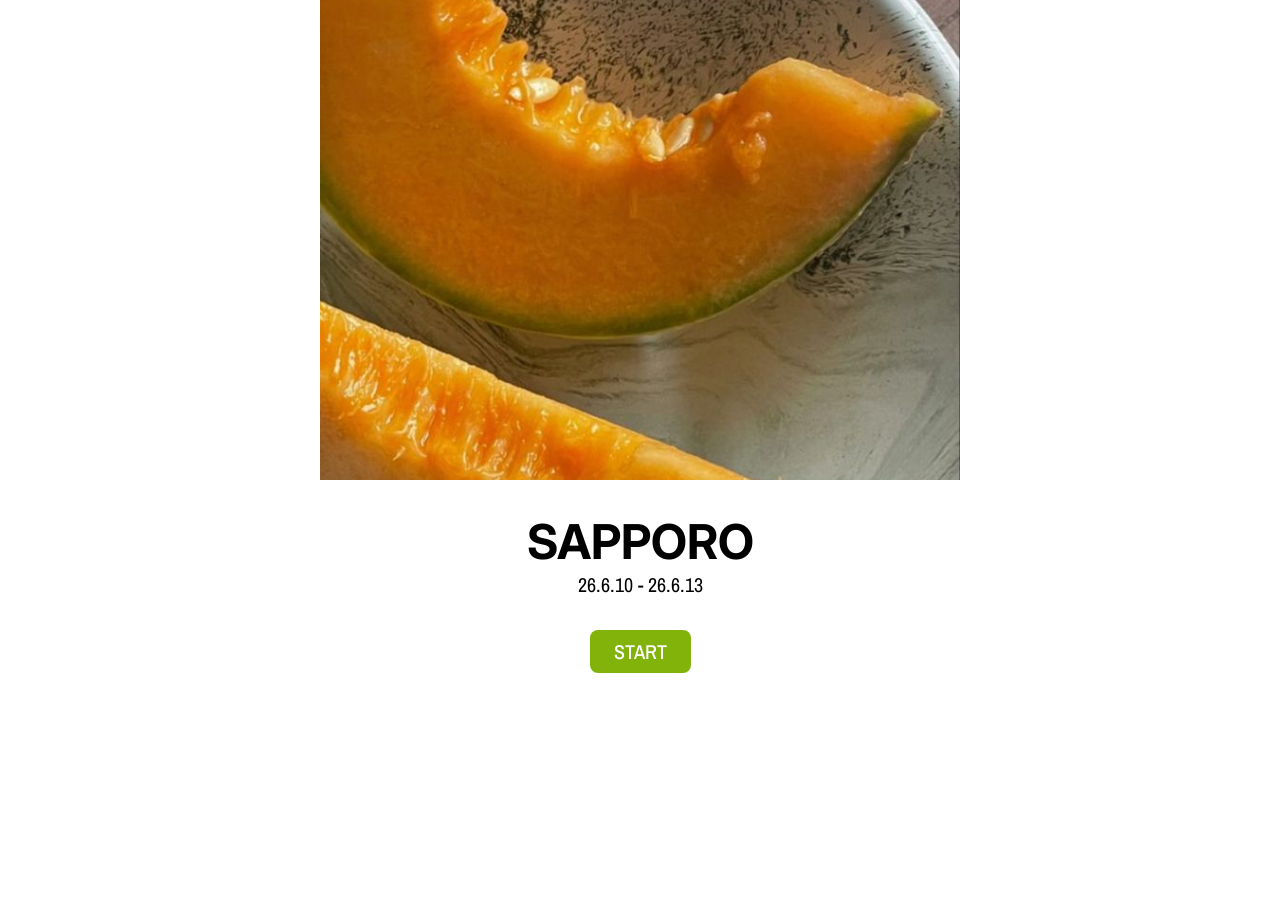
<file: index.html>
<!DOCTYPE html>
<html lang="ko">
<head>
  <meta charset="UTF-8">
  <meta name="viewport" content="width=device-width, initial-scale=1.0">
  <title>Sappro Travel ✈️</title>
  <link rel="stylesheet" href="./styles/reset.css">
  <link rel="stylesheet" href="./styles/style.css">
  <link rel="preconnect" href="https://fonts.googleapis.com">
  <link rel="preconnect" href="https://fonts.gstatic.com" crossorigin>
  <link href="https://fonts.googleapis.com/css2?family=Archivo+Narrow:ital,wght@0,400..700;1,400..700&family=Inter:ital,opsz,wght@0,14..32,100..900;1,14..32,100..900&display=swap" rel="stylesheet">
</head>
<body>
  <header>
    <div class="main_visual">
      <img src="./images/main.jpg" alt="유바리 메론">
    </div>
  </header>
  <main>
    <h1 class="title">Sapporo</h1>
    <p class="date">26.6.10 - 26.6.13</p>
    <a href="./home.html" class="btn">start</a>
  </main>
</body>
</html>
</file>
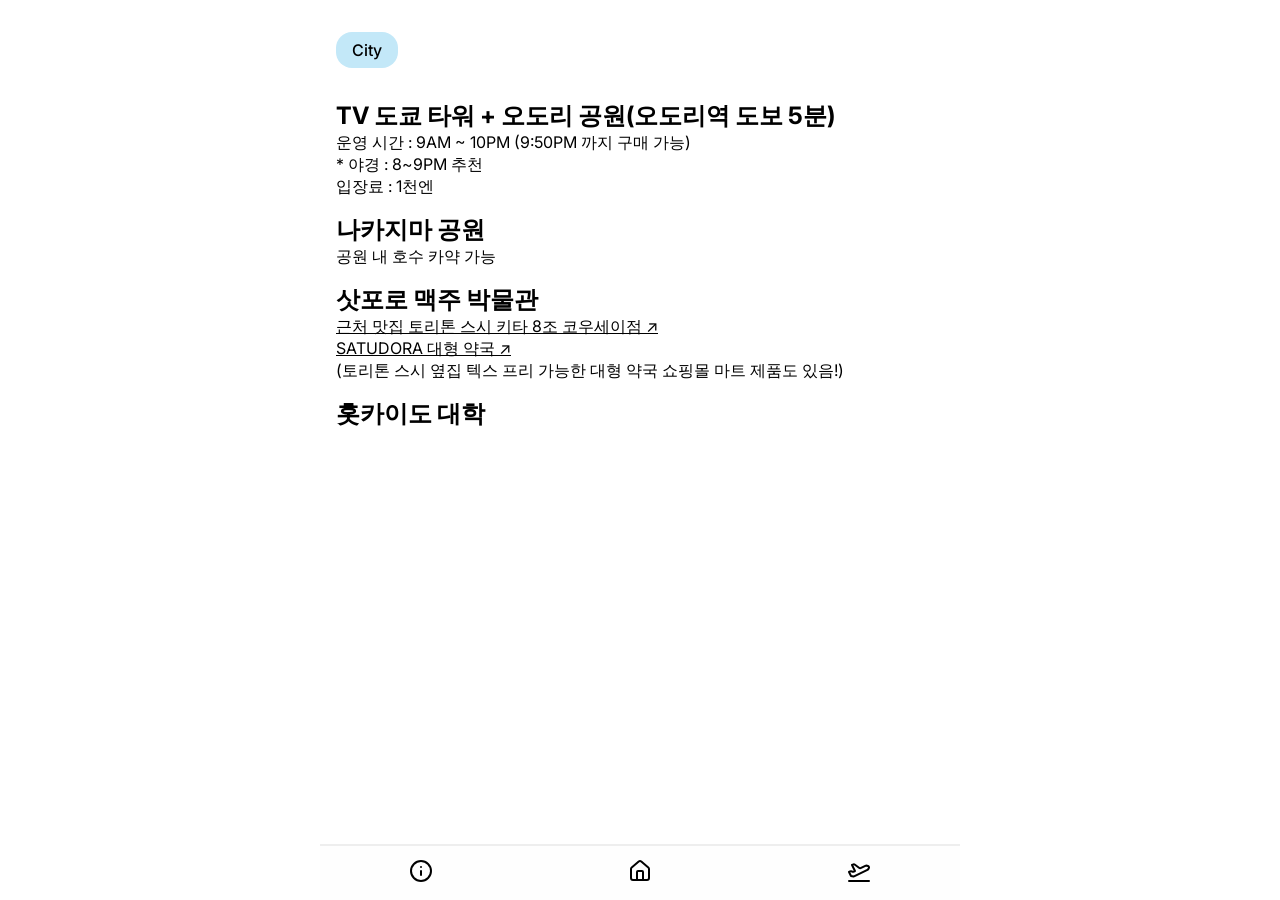
<file: city.html>
<!DOCTYPE html>
<html lang="ko">
<head>
  <meta charset="UTF-8">
  <meta name="viewport" content="width=device-width, initial-scale=1.0">
  <title>Sappro :: City</title>
  <link rel="stylesheet" href="./styles/reset.css">
  <link rel="stylesheet" href="./styles/travel.css">
  <link rel="preconnect" href="https://fonts.googleapis.com">
  <link rel="preconnect" href="https://fonts.gstatic.com" crossorigin>
  <link href="https://fonts.googleapis.com/css2?family=Archivo+Narrow:ital,wght@0,400..700;1,400..700&family=Inter:ital,opsz,wght@0,14..32,100..900;1,14..32,100..900&display=swap" rel="stylesheet">
</head>
<body>
  <nav id="nav">
    <a href="./information.html">
      <svg xmlns="http://www.w3.org/2000/svg" width="24" height="24" viewBox="0 0 24 24" fill="none" stroke="currentColor" stroke-width="2" stroke-linecap="round" stroke-linejoin="round" class="lucide lucide-info-icon lucide-info"><circle cx="12" cy="12" r="10"/><path d="M12 16v-4"/><path d="M12 8h.01"/></svg>
    </a>
    <a href="./home.html">
      <svg xmlns="http://www.w3.org/2000/svg" width="24" height="24" viewBox="0 0 24 24" fill="none" stroke="currentColor" stroke-width="2" stroke-linecap="round" stroke-linejoin="round" class="lucide lucide-house-icon lucide-house"><path d="M15 21v-8a1 1 0 0 0-1-1h-4a1 1 0 0 0-1 1v8"/><path d="M3 10a2 2 0 0 1 .709-1.528l7-6a2 2 0 0 1 2.582 0l7 6A2 2 0 0 1 21 10v9a2 2 0 0 1-2 2H5a2 2 0 0 1-2-2z"/></svg>
    </a>
    <a href="./flight.html">
      <svg xmlns="http://www.w3.org/2000/svg" width="24" height="24" viewBox="0 0 24 24" fill="none" stroke="currentColor" stroke-width="2" stroke-linecap="round" stroke-linejoin="round" class="lucide lucide-plane-takeoff-icon lucide-plane-takeoff"><path d="M2 22h20"/><path d="M6.36 17.4 4 17l-2-4 1.1-.55a2 2 0 0 1 1.8 0l.17.1a2 2 0 0 0 1.8 0L8 12 5 6l.9-.45a2 2 0 0 1 2.09.2l4.02 3a2 2 0 0 0 2.1.2l4.19-2.06a2.41 2.41 0 0 1 1.73-.17L21 7a1.4 1.4 0 0 1 .87 1.99l-.38.76c-.23.46-.6.84-1.07 1.08L7.58 17.2a2 2 0 0 1-1.22.18Z"/></svg>
    </a>
  </nav>

  <header>
    <div class="header">
      <p class="info">City</p>
    </div>
  </header>

  <main>
    <ul class="tour_list">
      <li>
        <h2>TV 도쿄 타워 + 오도리 공원(오도리역 도보 5분)</h2>
        <p>운영 시간 : 9AM ~ 10PM (9:50PM 까지 구매 가능) <br>* 야경 : 8~9PM 추천</p>
        <p>입장료 : 1천엔</p>
      </li>
      <li>
        <h2>나카지마 공원</h2>
        <p>공원 내 호수 카약 가능</p>
      </li>
      <li>
        <h2>삿포로 맥주 박물관</h2>
        <p><a href="https://maps.app.goo.gl/3t3TGdQqjNW1b6NF6">근처 맛집 토리톤 스시 키타 8조 코우세이점 ↗</a></p>
        <p><a href="https://maps.app.goo.gl/pwmXmrsUAqv38Tee7">SATUDORA 대형 약국 ↗</a><br>(토리톤 스시 옆집 텍스 프리 가능한 대형 약국 쇼핑몰 마트 제품도 있음!)</p>
      </li>
      <li>
        <h2>홋카이도 대학</h2>
      </li>
    </ul>
  </main>
</body>
</html>
</file>
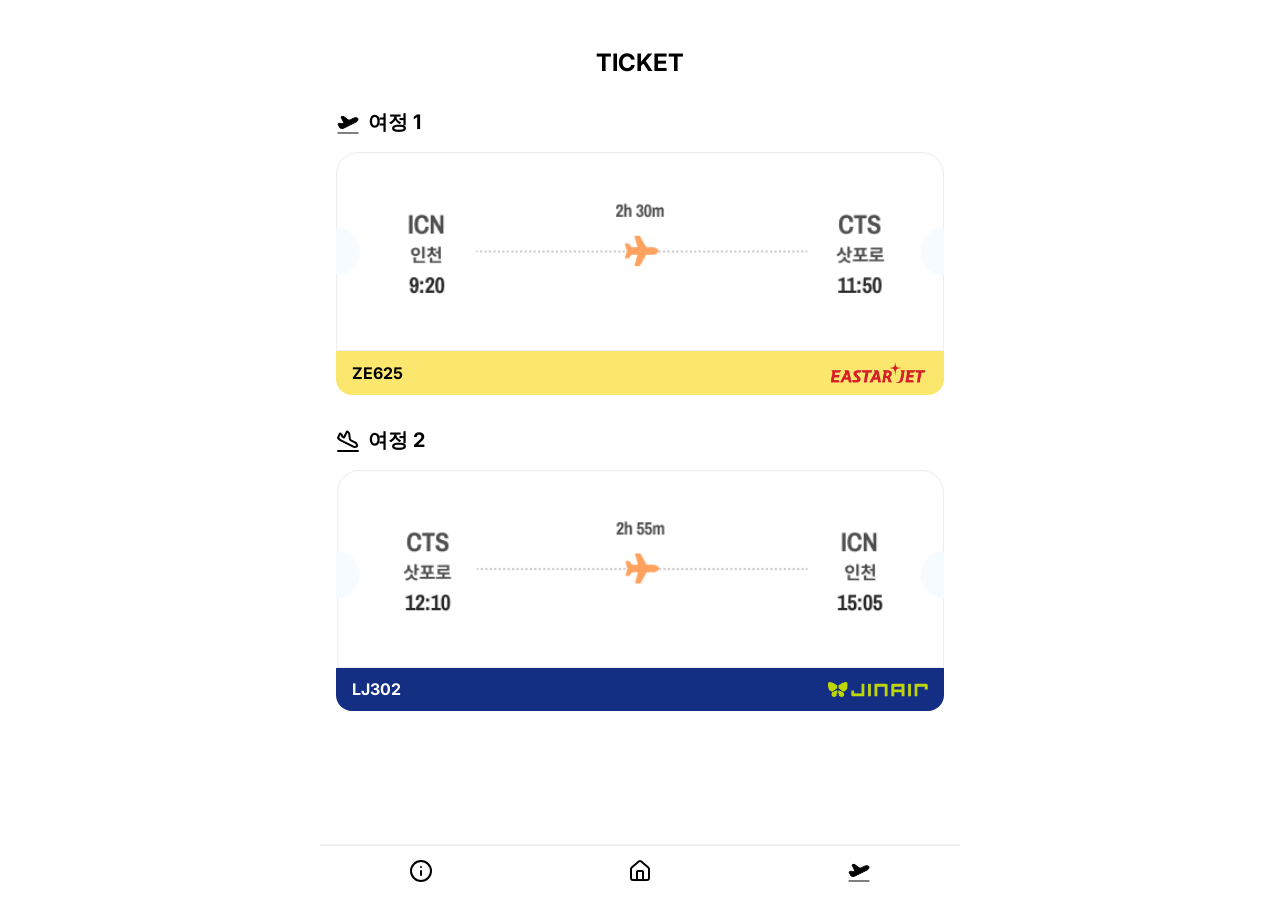
<file: flight.html>
<!DOCTYPE html>
<html lang="ko">
<head>
  <meta charset="UTF-8">
  <meta name="viewport" content="width=device-width, initial-scale=1.0">
  <title>Sappro | Flight</title>
  <link rel="stylesheet" href="./styles/reset.css">
  <link rel="stylesheet" href="./styles/flight.css">
  <link rel="preconnect" href="https://fonts.googleapis.com">
  <link rel="preconnect" href="https://fonts.gstatic.com" crossorigin>
  <link href="https://fonts.googleapis.com/css2?family=Archivo+Narrow:ital,wght@0,400..700;1,400..700&family=Inter:ital,opsz,wght@0,14..32,100..900;1,14..32,100..900&display=swap" rel="stylesheet">
</head>
<body>
  <nav id="nav">
    <a href="./information.html">
      <svg xmlns="http://www.w3.org/2000/svg" width="24" height="24" viewBox="0 0 24 24" fill="none" stroke="currentColor" stroke-width="2" stroke-linecap="round" stroke-linejoin="round" class="lucide lucide-info-icon lucide-info"><circle cx="12" cy="12" r="10"/><path d="M12 16v-4"/><path d="M12 8h.01"/></svg>
    </a>
    <a href="./home.html">
      <svg xmlns="http://www.w3.org/2000/svg" width="24" height="24" viewBox="0 0 24 24" fill="none" stroke="currentColor" stroke-width="2" stroke-linecap="round" stroke-linejoin="round" class="lucide lucide-house-icon lucide-house"><path d="M15 21v-8a1 1 0 0 0-1-1h-4a1 1 0 0 0-1 1v8"/><path d="M3 10a2 2 0 0 1 .709-1.528l7-6a2 2 0 0 1 2.582 0l7 6A2 2 0 0 1 21 10v9a2 2 0 0 1-2 2H5a2 2 0 0 1-2-2z"/></svg>
    </a>
    <a href="./flight.html">
      <svg xmlns="http://www.w3.org/2000/svg" width="24" height="24" viewBox="0 0 24 24" fill="000" stroke="currentColor" stroke-width="1" stroke-linecap="round" stroke-linejoin="round" class="lucide lucide-plane-takeoff-icon lucide-plane-takeoff"><path d="M2 22h20"/><path d="M6.36 17.4 4 17l-2-4 1.1-.55a2 2 0 0 1 1.8 0l.17.1a2 2 0 0 0 1.8 0L8 12 5 6l.9-.45a2 2 0 0 1 2.09.2l4.02 3a2 2 0 0 0 2.1.2l4.19-2.06a2.41 2.41 0 0 1 1.73-.17L21 7a1.4 1.4 0 0 1 .87 1.99l-.38.76c-.23.46-.6.84-1.07 1.08L7.58 17.2a2 2 0 0 1-1.22.18Z"/></svg>
    </a>
  </nav>

  <main>
    <h2 class="main_title">Ticket</h2>
    <div class="departure_info">
      <div class="title_wrap">
        <svg xmlns="http://www.w3.org/2000/svg" width="24" height="24" viewBox="0 0 24 24" fill="000" stroke="currentColor" stroke-width="1" stroke-linecap="round" stroke-linejoin="round" class="lucide lucide-plane-takeoff-icon lucide-plane-takeoff"><path d="M2 22h20"/><path d="M6.36 17.4 4 17l-2-4 1.1-.55a2 2 0 0 1 1.8 0l.17.1a2 2 0 0 0 1.8 0L8 12 5 6l.9-.45a2 2 0 0 1 2.09.2l4.02 3a2 2 0 0 0 2.1.2l4.19-2.06a2.41 2.41 0 0 1 1.73-.17L21 7a1.4 1.4 0 0 1 .87 1.99l-.38.76c-.23.46-.6.84-1.07 1.08L7.58 17.2a2 2 0 0 1-1.22.18Z"/></svg>
        <h2 class="title">여정 1</h2>
      </div>

      <div class="ticket">
        <img src="./images/ticket-01.png" alt="">
        <div class="ticket_bottom">
          <span>ZE625</span>
          <img src="./images/logo-01.png" alt="이스타항공">
        </div>
      </div>
    </div>

    <div class="arrival_info">
      <div class="title_wrap">
        <svg xmlns="http://www.w3.org/2000/svg" width="24" height="24" viewBox="0 0 24 24" fill="none" stroke="currentColor" stroke-width="2" stroke-linecap="round" stroke-linejoin="round" class="lucide lucide-plane-landing-icon lucide-plane-landing"><path d="M2 22h20"/><path d="M3.77 10.77 2 9l2-4.5 1.1.55c.55.28.9.84.9 1.45s.35 1.17.9 1.45L8 8.5l3-6 1.05.53a2 2 0 0 1 1.09 1.52l.72 5.4a2 2 0 0 0 1.09 1.52l4.4 2.2c.42.22.78.55 1.01.96l.6 1.03c.49.88-.06 1.98-1.06 2.1l-1.18.15c-.47.06-.95-.02-1.37-.24L4.29 11.15a2 2 0 0 1-.52-.38Z"/></svg>
        <h2 class="title">여정 2</h2>
      </div>

      <div class="ticket">
        <img src="./images/ticket-02.png" alt="">
        <div class="ticket_bottom">
          <span>LJ302</span>
          <img src="./images/logo-02.png" alt="진에어">
        </div>
      </div>
    </div>
  </main>
</body>
</html>
</file>
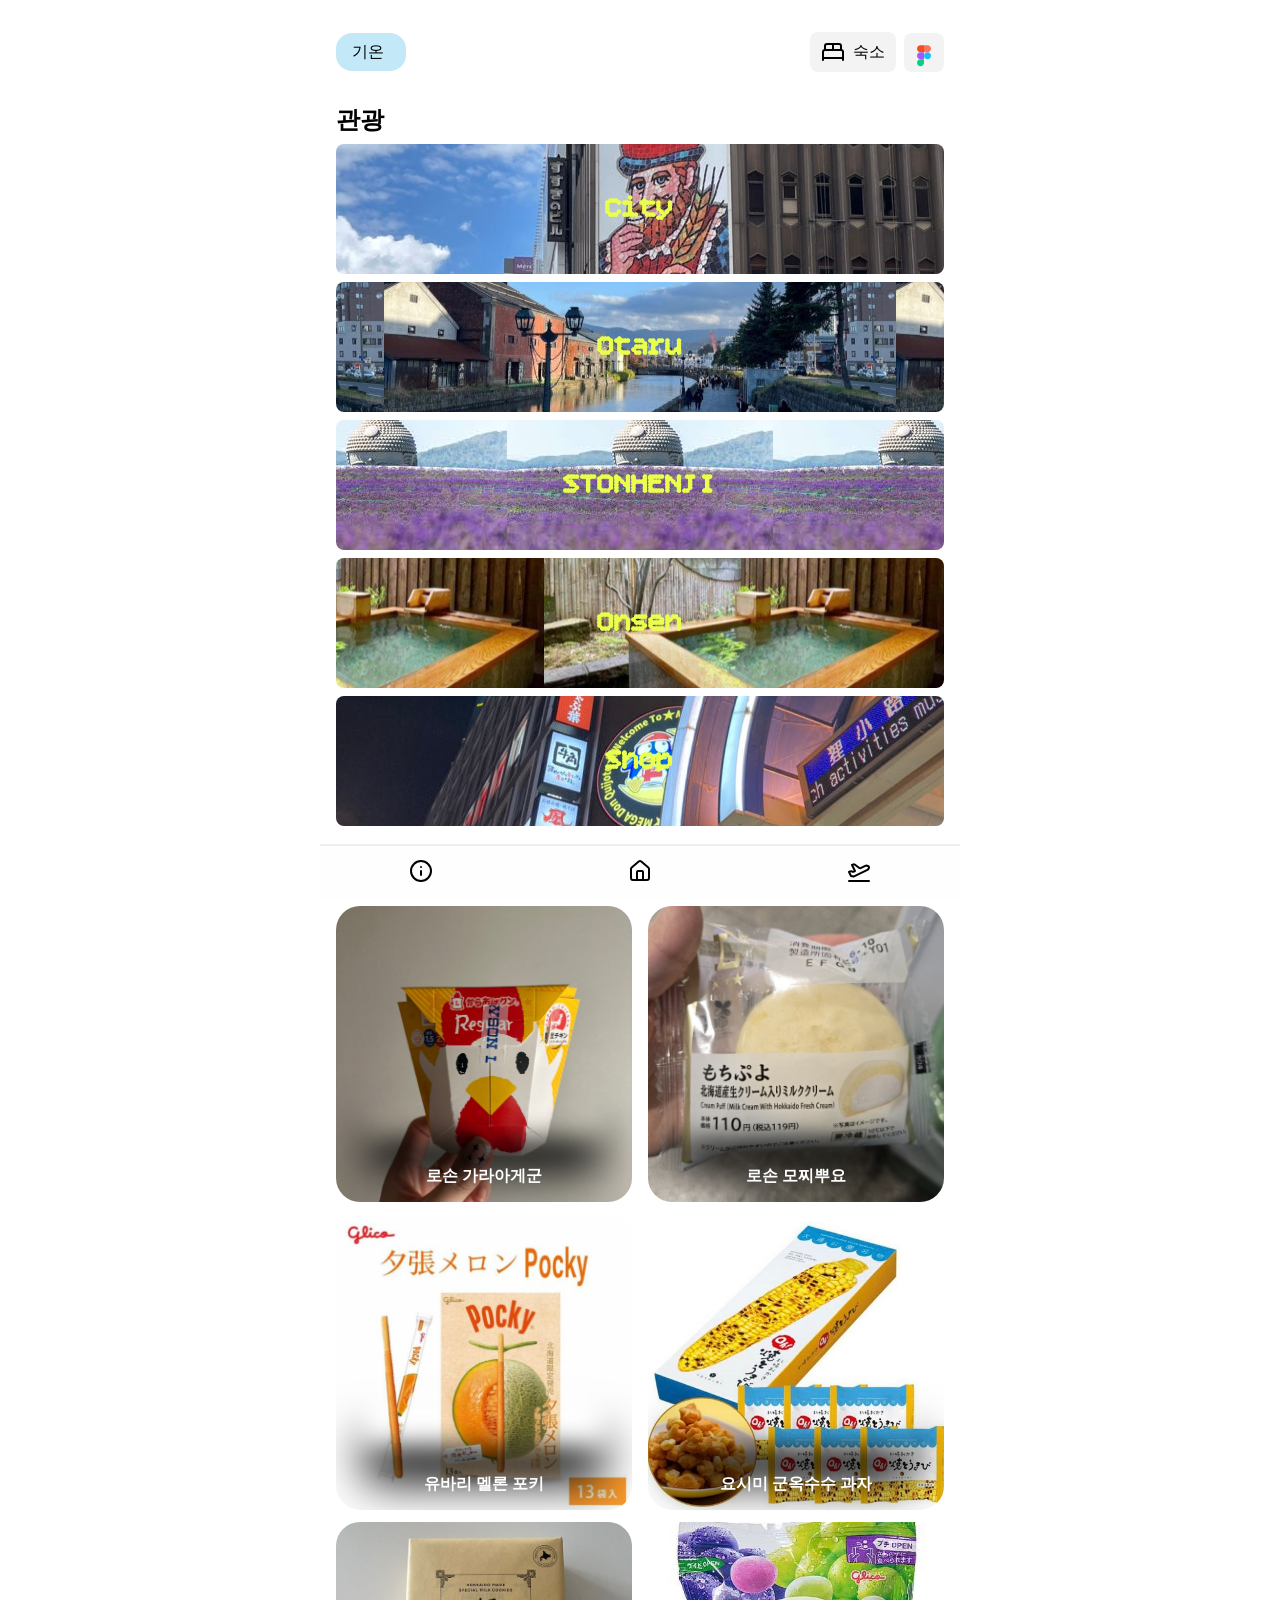
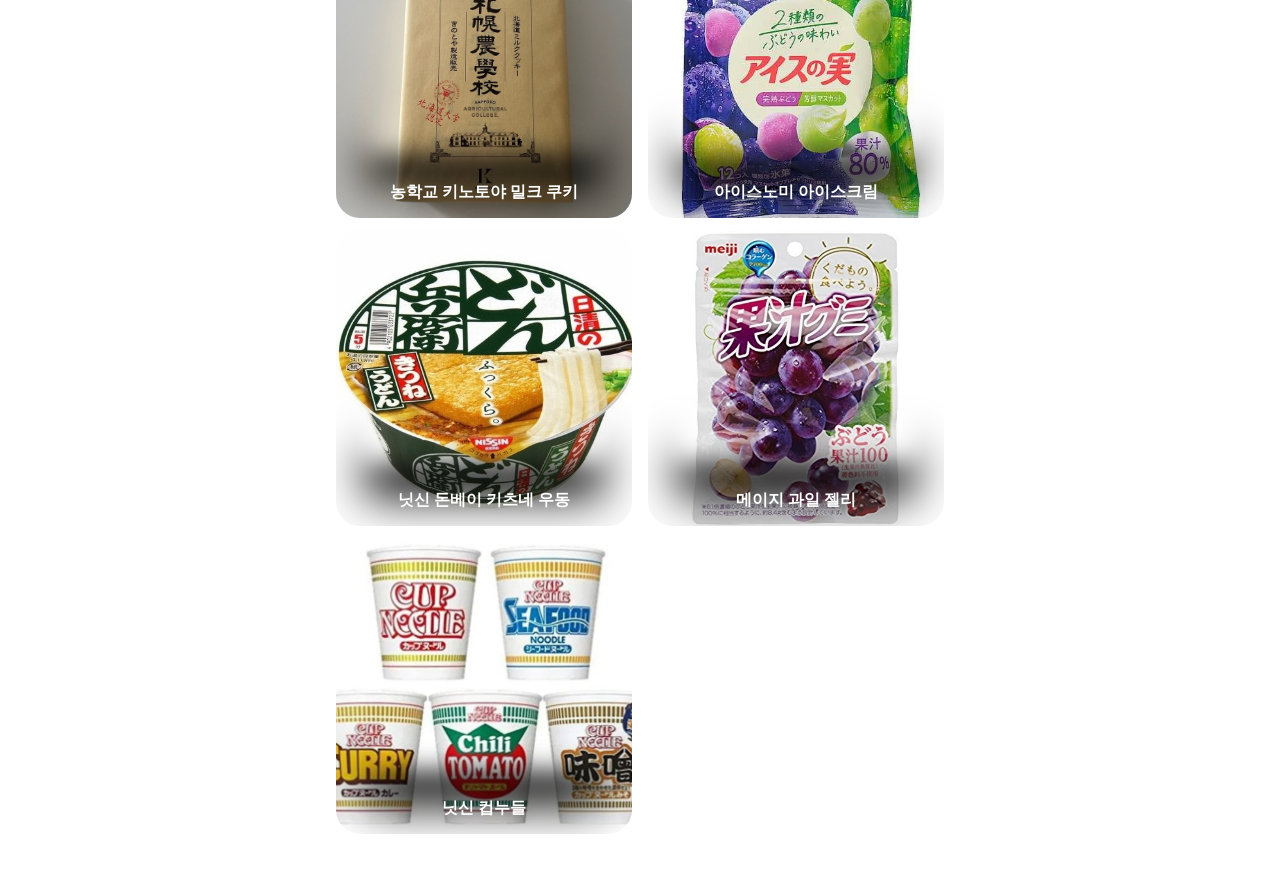
<file: home.html>
<!DOCTYPE html>
<html lang="ko">
<head>
  <meta charset="UTF-8">
  <meta name="viewport" content="width=device-width, initial-scale=1.0">
  <title>Sappro | Home</title>
  <link rel="stylesheet" href="./styles/reset.css">
  <link rel="stylesheet" href="./styles/home.css">
  <link rel="preconnect" href="https://fonts.googleapis.com">
  <link rel="preconnect" href="https://fonts.gstatic.com" crossorigin>
  <link href="https://fonts.googleapis.com/css2?family=Archivo+Narrow:ital,wght@0,400..700;1,400..700&family=Bitcount+Single:wght@100..900&family=Inter:ital,opsz,wght@0,14..32,100..900;1,14..32,100..900&display=swap" rel="stylesheet">
</head>
<body>
  <nav id="nav">
    <a href="./information.html">
      <svg xmlns="http://www.w3.org/2000/svg" width="24" height="24" viewBox="0 0 24 24" fill="none" stroke="currentColor" stroke-width="2" stroke-linecap="round" stroke-linejoin="round" class="lucide lucide-info-icon lucide-info"><circle cx="12" cy="12" r="10"/><path d="M12 16v-4"/><path d="M12 8h.01"/></svg>
    </a>
    <a href="./home.html">
      <svg xmlns="http://www.w3.org/2000/svg" width="24" height="24" viewBox="0 0 24 24" fill="none" stroke="currentColor" stroke-width="2" stroke-linecap="round" stroke-linejoin="round" class="lucide lucide-house-icon lucide-house"><path d="M15 21v-8a1 1 0 0 0-1-1h-4a1 1 0 0 0-1 1v8"/><path d="M3 10a2 2 0 0 1 .709-1.528l7-6a2 2 0 0 1 2.582 0l7 6A2 2 0 0 1 21 10v9a2 2 0 0 1-2 2H5a2 2 0 0 1-2-2z"/></svg>
    </a>
    <a href="./flight.html">
      <svg xmlns="http://www.w3.org/2000/svg" width="24" height="24" viewBox="0 0 24 24" fill="none" stroke="currentColor" stroke-width="2" stroke-linecap="round" stroke-linejoin="round" class="lucide lucide-plane-takeoff-icon lucide-plane-takeoff"><path d="M2 22h20"/><path d="M6.36 17.4 4 17l-2-4 1.1-.55a2 2 0 0 1 1.8 0l.17.1a2 2 0 0 0 1.8 0L8 12 5 6l.9-.45a2 2 0 0 1 2.09.2l4.02 3a2 2 0 0 0 2.1.2l4.19-2.06a2.41 2.41 0 0 1 1.73-.17L21 7a1.4 1.4 0 0 1 .87 1.99l-.38.76c-.23.46-.6.84-1.07 1.08L7.58 17.2a2 2 0 0 1-1.22.18Z"/></svg>
    </a>
  </nav>
  
  <header>
    <div class="header">
      <a class="weather_info" title="기상청 링크" href="https://tenki.jp/forecast/1/2/">기온<span class="temp"></span></a>
      <div class="right_info">
        <a href="./hotel.html" class="hotel_link" title="숙소 정보">
          <svg xmlns="http://www.w3.org/2000/svg" width="24" height="24" viewBox="0 0 24 24" fill="none" stroke="currentColor" stroke-width="2" stroke-linecap="round" stroke-linejoin="round" class="lucide lucide-bed-double-icon lucide-bed-double"><path d="M2 20v-8a2 2 0 0 1 2-2h16a2 2 0 0 1 2 2v8"/><path d="M4 10V6a2 2 0 0 1 2-2h12a2 2 0 0 1 2 2v4"/><path d="M12 4v6"/><path d="M2 18h20"/></svg> 숙소
        </a>
        <a href="https://www.figma.com/board/ffeJpFDsBD3jA1p65lUQiL/%EC%82%BF%ED%8F%AC%EB%A1%9C-%EC%97%AC%ED%96%89?node-id=0-1&t=yjGdbJKU9IbOEPL7-0" class="index_link"><svg width="14" height="39" viewBox="0 0 38 40" fill="none" xmlns="http://www.w3.org/2000/svg">
  <path d="M19 28.5C19 23.2533 23.2533 19 28.5 19C33.7467 19 38 23.2533 38 28.5C38 33.7467 33.7467 38 28.5 38C23.2533 38 19 33.7467 19 28.5Z" fill="#1ABCFE"/>
  <path d="M0 47.5C0 42.2533 4.25329 38 9.5 38H19V47.5C19 52.7467 14.7467 57 9.5 57C4.25329 57 0 52.7467 0 47.5Z" fill="#0ACF83"/>
  <path d="M19 0V19H28.5C33.7467 19 38 14.7467 38 9.5C38 4.25329 33.7467 0 28.5 0H19Z" fill="#FF7262"/>
  <path d="M0 9.5C0 14.7467 4.25329 19 9.5 19H19V0H9.5C4.25329 0 0 4.25329 0 9.5Z" fill="#F24E1E"/>
  <path d="M0 28.5C0 33.7467 4.25329 38 9.5 38H19V19H9.5C4.25329 19 0 23.2533 0 28.5Z" fill="#A259FF"/>
</svg></a>
        
      </div>
    </div>
  </header>

  <main>
    <div class="travel">
      <h2>관광</h2>
      <ul class="travel_list">
        <li class="city">
          <a href="./city.html">City</a>
        </li>
        <li class="otaru">
          <a href="./otaru.html">Otaru</a>
        </li>
        <li class="ston">
          <a href="./ston.html">STONHENJI</a>
        </li>
        <li class="onsen">
          <a href="./onsen.html">Onsen</a>
        </li>
        <li class="shop">
          <a href="./shop.html">Shop</a>
        </li>
      </ul>
    </div>

    <div class="recommend_list">
      <h2>추천템</h2>
      <ul class="item_list">
        <li>
          <div class="thumb">
            <img src="./images/lawson-1.jpg" alt="">
            <p>로손 가라아게군</p>
          </div>
        </li>
        <li>
          <div class="thumb">
            <img src="./images/lawson-2.jpg" alt="">
            <p>로손 모찌뿌요</p>
          </div>
        </li>
        <li>
          <div class="thumb">
            <img src="./images/dessert-1.jpg" alt="">
            <p>유바리 멜론 포키</p>
          </div>
        </li>
        <li>
          <div class="thumb">
            <img src="./images/dessert-2.jpg" alt="">
            <p>요시미 군옥수수 과자</p>
          </div>
        </li>
        <li>
          <div class="thumb">
            <img src="./images/dessert-3.jpg" alt="">
            <p>농학교 키노토야 밀크 쿠키</p>
          </div>
        </li>
        <li>
          <div class="thumb">
            <img src="./images/dessert-4.jpg" alt="">
            <p>아이스노미 아이스크림</p>
          </div>
        </li>
        <li>
          <div class="thumb">
            <img src="./images/dessert-5.jpg" alt="">
            <p>닛신 돈베이 키츠네 우동</p>
          </div>
        </li>
        <li>
          <div class="thumb">
            <img src="./images/dessert-6.jpg" alt="">
            <p>메이지 과일 젤리</p>
          </div>
        </li>
        <li>
          <div class="thumb">
            <img src="./images/dessert-7.jpg" alt="">
            <p>닛신 컵누들</p>
          </div>
        </li>
      </ul>
    </div>
    
  </main>
  <script src="./api.js"></script>
</body>
</html>
</file>
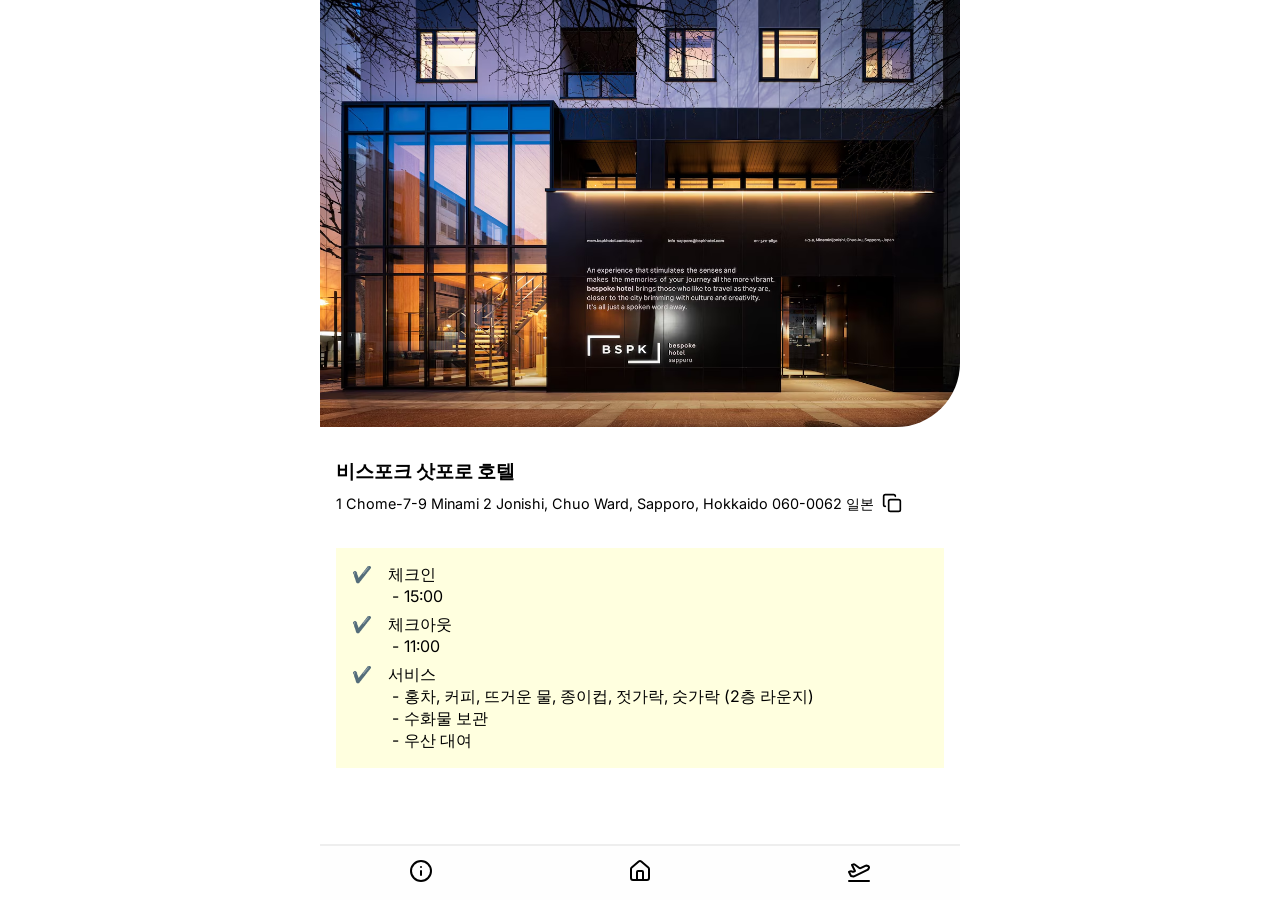
<file: hotel.html>
<!DOCTYPE html>
<html lang="ko">
<head>
  <meta charset="UTF-8">
  <meta name="viewport" content="width=device-width, initial-scale=1.0">
  <title>Sappro | Hotel</title>
  <link rel="stylesheet" href="./styles/reset.css">
  <link rel="stylesheet" href="./styles/hotel.css">
  <link rel="preconnect" href="https://fonts.googleapis.com">
  <link rel="preconnect" href="https://fonts.gstatic.com" crossorigin>
  <link href="https://fonts.googleapis.com/css2?family=Archivo+Narrow:ital,wght@0,400..700;1,400..700&family=Inter:ital,opsz,wght@0,14..32,100..900;1,14..32,100..900&display=swap" rel="stylesheet">
</head>
<body>
  <nav id="nav">
    <a href="./information.html">
      <svg xmlns="http://www.w3.org/2000/svg" width="24" height="24" viewBox="0 0 24 24" fill="none" stroke="currentColor" stroke-width="2" stroke-linecap="round" stroke-linejoin="round" class="lucide lucide-info-icon lucide-info"><circle cx="12" cy="12" r="10"/><path d="M12 16v-4"/><path d="M12 8h.01"/></svg>
    </a>
    <a href="./home.html">
      <svg xmlns="http://www.w3.org/2000/svg" width="24" height="24" viewBox="0 0 24 24" fill="none" stroke="currentColor" stroke-width="2" stroke-linecap="round" stroke-linejoin="round" class="lucide lucide-house-icon lucide-house"><path d="M15 21v-8a1 1 0 0 0-1-1h-4a1 1 0 0 0-1 1v8"/><path d="M3 10a2 2 0 0 1 .709-1.528l7-6a2 2 0 0 1 2.582 0l7 6A2 2 0 0 1 21 10v9a2 2 0 0 1-2 2H5a2 2 0 0 1-2-2z"/></svg>
    </a>
    <a href="./flight.html">
      <svg xmlns="http://www.w3.org/2000/svg" width="24" height="24" viewBox="0 0 24 24" fill="none" stroke="currentColor" stroke-width="2" stroke-linecap="round" stroke-linejoin="round" class="lucide lucide-plane-takeoff-icon lucide-plane-takeoff"><path d="M2 22h20"/><path d="M6.36 17.4 4 17l-2-4 1.1-.55a2 2 0 0 1 1.8 0l.17.1a2 2 0 0 0 1.8 0L8 12 5 6l.9-.45a2 2 0 0 1 2.09.2l4.02 3a2 2 0 0 0 2.1.2l4.19-2.06a2.41 2.41 0 0 1 1.73-.17L21 7a1.4 1.4 0 0 1 .87 1.99l-.38.76c-.23.46-.6.84-1.07 1.08L7.58 17.2a2 2 0 0 1-1.22.18Z"/></svg>
    </a>
  </nav>
  
  <header>
    <div class="hotel_top">
      <img src="./images/hotel.jpg" alt="비스포크 삿포로 호텔">
    </div>
  </header>

  <main>
    <div class="hotel_info">
      <h3 class="hotel_name">비스포크 삿포로 호텔</h3>
      <div class="adress">
        <adress>1 Chome-7-9 Minami 2 Jonishi, Chuo Ward, Sapporo, Hokkaido 060-0062 일본</adress>
        <span id="copy_btn" class="copy_ico"><svg xmlns="http://www.w3.org/2000/svg" width="20" height="20" viewBox="0 0 24 24" fill="none" stroke="currentColor" stroke-width="2" stroke-linecap="round" stroke-linejoin="round" class="lucide lucide-copy-icon lucide-copy"><rect width="14" height="14" x="8" y="8" rx="2" ry="2"/><path d="M4 16c-1.1 0-2-.9-2-2V4c0-1.1.9-2 2-2h10c1.1 0 2 .9 2 2"/></svg></span>
      </div>

      <dl>
        <dt>체크인</dt>
        <dd>15:00</dd>

        <dt>체크아웃</dt>
        <dd>11:00</dd>

        <dt>서비스</dt>
        <dd>홍차, 커피, 뜨거운 물, 종이컵, 젓가락, 숫가락 (2층 라운지)</dd>
        <dd>수화물 보관</dd>
        <dd>우산 대여</dd>
      </dl>
    </div>
  </main>

  <script>
    document.getElementById("copy_btn").addEventListener("click", () => {
        window.navigator.clipboard.writeText("1 Chome-7-9 Minami 2 Jonishi, Chuo Ward, Sapporo, Hokkaido 060-0062 일본").then(() => {
        alert("주소가 복사 되었습니다!");
      });
    });
  </script>
</body>
</html>
</file>
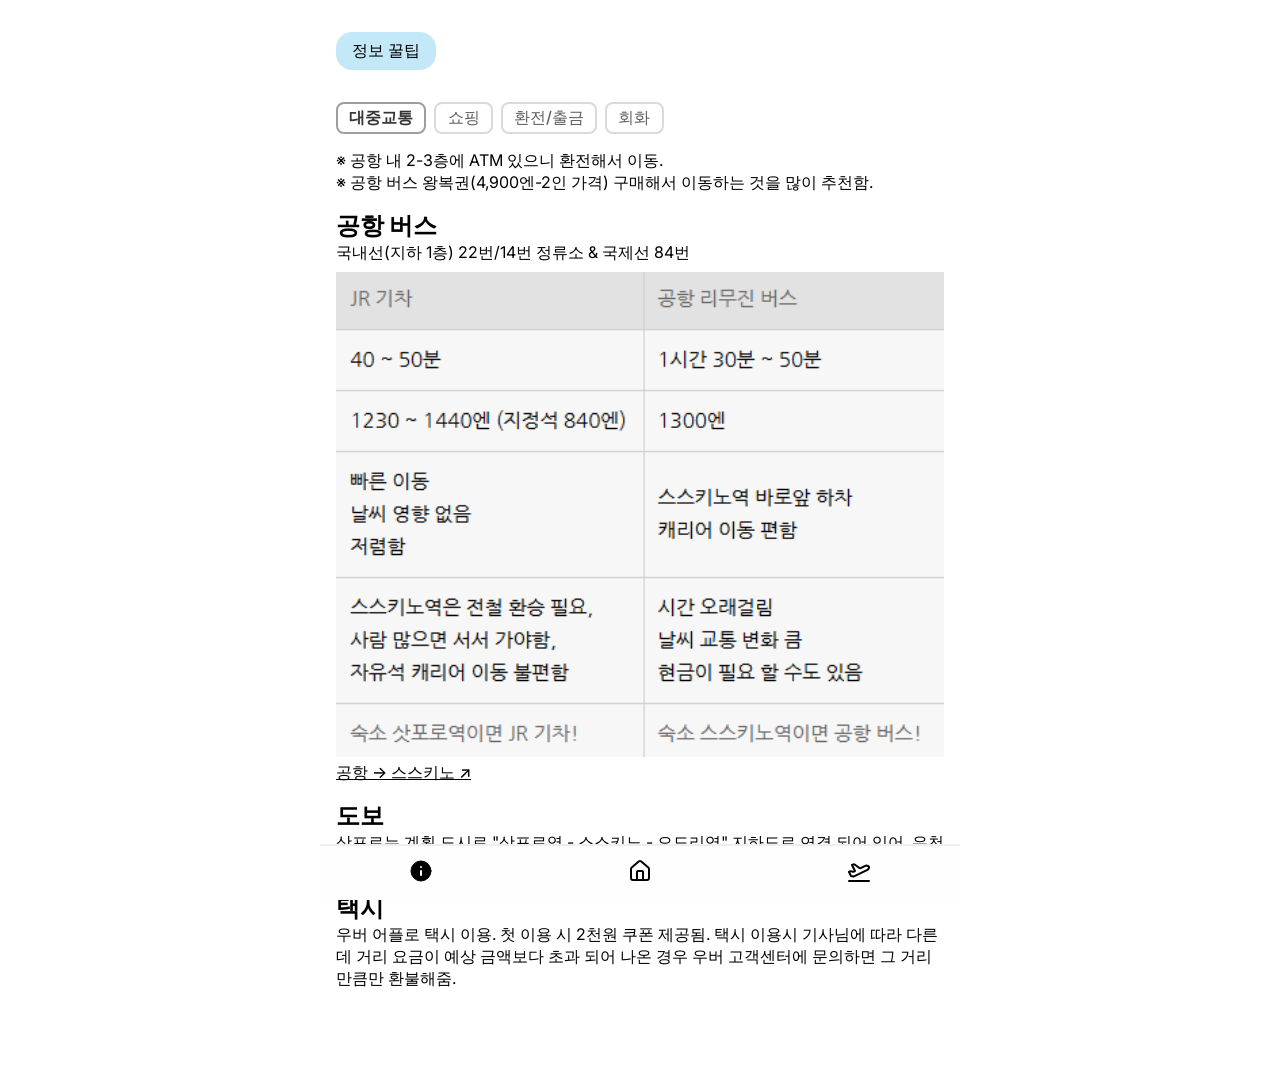
<file: information.html>
<!DOCTYPE html>
<html lang="ko">
<head>
  <meta charset="UTF-8">
  <meta name="viewport" content="width=device-width, initial-scale=1.0">
  <title>Sappro | Information</title>
  <link rel="stylesheet" href="./styles/reset.css">
  <link rel="stylesheet" href="./styles/information.css">
  <link rel="preconnect" href="https://fonts.googleapis.com">
  <link rel="preconnect" href="https://fonts.gstatic.com" crossorigin>
  <link href="https://fonts.googleapis.com/css2?family=Archivo+Narrow:ital,wght@0,400..700;1,400..700&family=Inter:ital,opsz,wght@0,14..32,100..900;1,14..32,100..900&display=swap" rel="stylesheet">
</head>
<body>
  <nav id="nav">
    <a href="./information.html">
      <svg xmlns="http://www.w3.org/2000/svg" width="24" height="24" viewBox="0 0 24 24" fill="000" stroke="currentColor" stroke-width="1" stroke-linecap="round" stroke-linejoin="round" class="lucide lucide-info-icon lucide-info"><circle cx="12" cy="12" r="10"/><path stroke="white"  stroke-width="2" d="M12 16v-4"/><path stroke-width="2" stroke="white" d="M12 8h.01"/></svg>
    </a>
    <a href="./home.html">
      <svg xmlns="http://www.w3.org/2000/svg" width="24" height="24" viewBox="0 0 24 24" fill="none" stroke="currentColor" stroke-width="2" stroke-linecap="round" stroke-linejoin="round" class="lucide lucide-house-icon lucide-house"><path d="M15 21v-8a1 1 0 0 0-1-1h-4a1 1 0 0 0-1 1v8"/><path d="M3 10a2 2 0 0 1 .709-1.528l7-6a2 2 0 0 1 2.582 0l7 6A2 2 0 0 1 21 10v9a2 2 0 0 1-2 2H5a2 2 0 0 1-2-2z"/></svg>
    </a>
    <a href="./flight.html">
      <svg xmlns="http://www.w3.org/2000/svg" width="24" height="24" viewBox="0 0 24 24" fill="none" stroke="currentColor" stroke-width="2" stroke-linecap="round" stroke-linejoin="round" class="lucide lucide-plane-takeoff-icon lucide-plane-takeoff"><path d="M2 22h20"/><path d="M6.36 17.4 4 17l-2-4 1.1-.55a2 2 0 0 1 1.8 0l.17.1a2 2 0 0 0 1.8 0L8 12 5 6l.9-.45a2 2 0 0 1 2.09.2l4.02 3a2 2 0 0 0 2.1.2l4.19-2.06a2.41 2.41 0 0 1 1.73-.17L21 7a1.4 1.4 0 0 1 .87 1.99l-.38.76c-.23.46-.6.84-1.07 1.08L7.58 17.2a2 2 0 0 1-1.22.18Z"/></svg>
    </a>
  </nav>

  <header>
    <div class="header">
      <p class="info">정보 꿀팁</p>
    </div>
  </header>

  <main>
    <ul class="info_list">
      <li class="active">대중교통</li>
      <li>쇼핑</li>
      <li>환전/출금</li>
      <li>회화</li>
    </ul>

    <div class="info_wrap" id="transportation">
      <ul>
        <li>
          <p>※ 공항 내 2-3층에 ATM 있으니 환전해서 이동.</p>
          <p>※ 공항 버스 왕복권(4,900엔-2인 가격) 구매해서 이동하는 것을 많이 추천함.</p>
        </li>
        <li>
          <h2>공항 버스</h2>
          <p>
            국내선(지하 1층) 22번/14번 정류소 & 국제선 84번
            <img src="./images/airport_bus.png" alt="공항버스 정보">
          </p>
          <a href="https://blog.naver.com/uni7741/224062302196">공항 → 스스키노 ↗</a>
        </li>
        <li>
          <h2>도보</h2>
          <p>삿포로는 계획 도시로 "삿포로역 - 스스키노 - 오도리역" 지하도로 연결 되어 있어, 우천 시 이동하기 편리함.</p>
        </li>
        <li>
          <h2>택시</h2>
          <p>우버 어플로 택시 이용. 첫 이용 시 2천원 쿠폰 제공됨. 택시 이용시 기사님에 따라 다른데 거리 요금이 예상 금액보다 초과 되어 나온 경우 우버 고객센터에 문의하면 그 거리만큼만 환불해줌.</p>
        </li>
      </ul>
    </div>

    <div class="info_wrap" id="shopping">
      <ul>
        <li>
          <h2>면세</h2>
          <p><strong>TAX FREE, Japan Tax-Free Shop, 免税</strong> 표시가 있고 5천엔(세전) 이상 구매 시 텍스 리펀 가능.</p>
          <img src="./images/tax-free.jpg" alt="면세 안내">
        </li>
      </ul>
    </div>

    <div class="info_wrap" id="exchange">
      <ul>
        <li>
          <h2>ATM 출금</h2>
          <dl>
            <dd>
              <a target="_blank" href="https://blog.naver.com/dongbaek6157/224150400771">AEON 출금 방법 ↗</a>
            </dd>
            <dd>
              <a target="_blank" href="https://blog.naver.com/knyung0104/224265646723">세븐일레븐(ATM+) 출금 방법 ↗</a>
            </dd>
          </dl>
        </li>
      </ul>
    </div>

    <div class="info_wrap" id="talking">
      <ul>
        <li>
          <h2>회화</h2>
          <dl>
            <dt>~ 아리마스까?</dt>
            <dd>~ 있나요?</dd>

            <dt>히토츠</dt>
            <dd>한 개</dd>

            <dt>후타츠</dt>
            <dd>두 개</dd>

            <dt>후쿠로</dt>
            <dd>봉투</dd>

            <dt>오네가이시마스</dt>
            <dd>부탁드립니다</dd>

            <dt>삿포로에키에 이키마스카?</dt>
            <dd>삿포로역 가나요?</dd>
          </dl>
        </li>
      </ul>
    </div>


  </main>

<script>
  const infoList = document.querySelectorAll('.info_list li');
  const infoWraps = document.querySelectorAll('.info_wrap');

  const showInfo = index => {
    infoList.forEach(i => i.classList.remove('active'));
    infoWraps.forEach(wrap => wrap.style.display = 'none');
    infoList[index].classList.add('active');
    infoWraps[index].style.display = 'block';
  };

  infoList.forEach((item, index) => {
    item.addEventListener('click', () => showInfo(index));
  });

  // 초기 로딩 시 첫 번째 항목(transportation) 표시
  if (infoWraps.length > 0) {
    showInfo(0);
  }
</script>
</body>
</html>
</file>
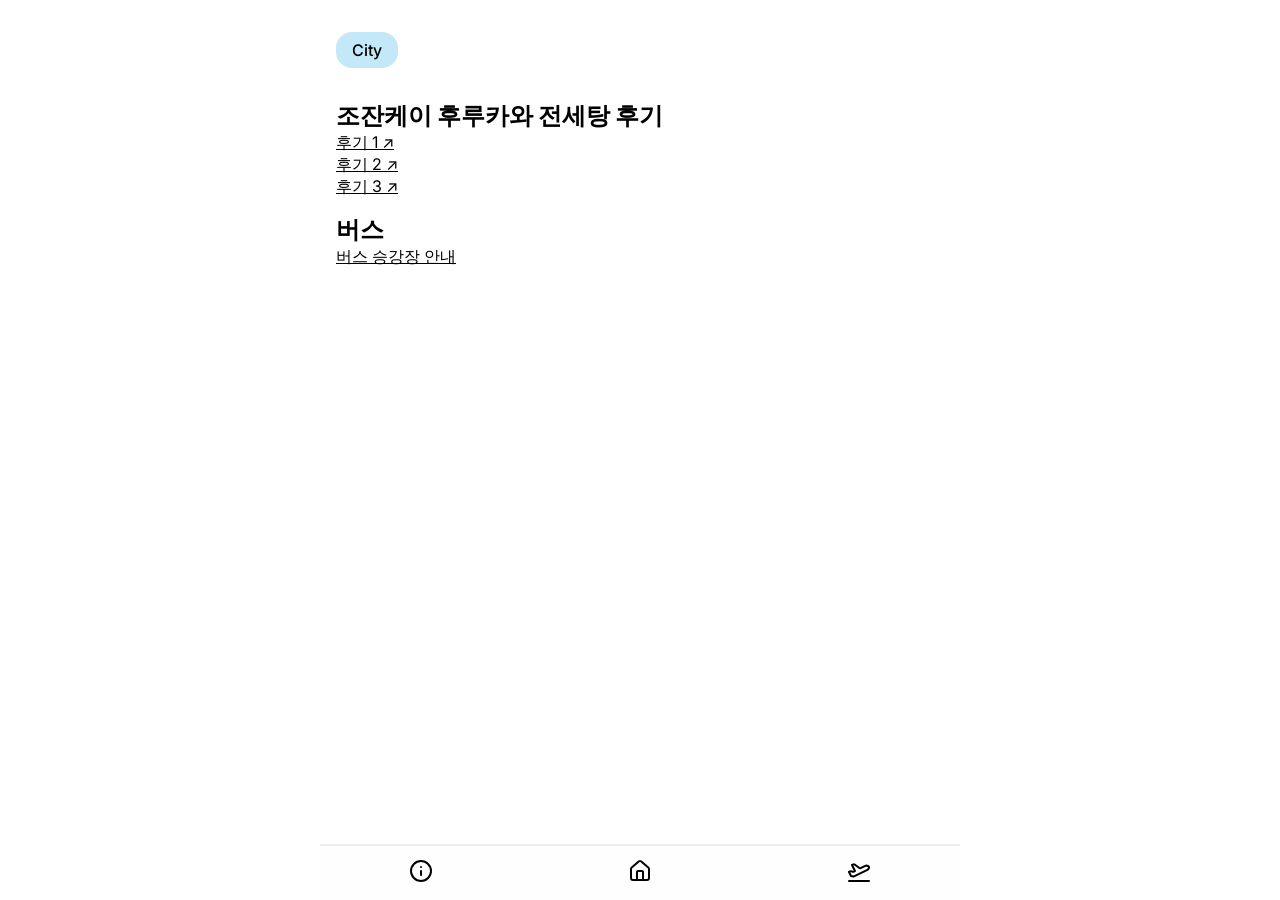
<file: onsen.html>
<!DOCTYPE html>
<html lang="ko">
<head>
  <meta charset="UTF-8">
  <meta name="viewport" content="width=device-width, initial-scale=1.0">
  <title>Sappro :: City</title>
  <link rel="stylesheet" href="./styles/reset.css">
  <link rel="stylesheet" href="./styles/travel.css">
  <link rel="preconnect" href="https://fonts.googleapis.com">
  <link rel="preconnect" href="https://fonts.gstatic.com" crossorigin>
  <link href="https://fonts.googleapis.com/css2?family=Archivo+Narrow:ital,wght@0,400..700;1,400..700&family=Inter:ital,opsz,wght@0,14..32,100..900;1,14..32,100..900&display=swap" rel="stylesheet">
</head>
<body>
  <nav id="nav">
    <a href="./information.html">
      <svg xmlns="http://www.w3.org/2000/svg" width="24" height="24" viewBox="0 0 24 24" fill="none" stroke="currentColor" stroke-width="2" stroke-linecap="round" stroke-linejoin="round" class="lucide lucide-info-icon lucide-info"><circle cx="12" cy="12" r="10"/><path d="M12 16v-4"/><path d="M12 8h.01"/></svg>
    </a>
    <a href="./home.html">
      <svg xmlns="http://www.w3.org/2000/svg" width="24" height="24" viewBox="0 0 24 24" fill="none" stroke="currentColor" stroke-width="2" stroke-linecap="round" stroke-linejoin="round" class="lucide lucide-house-icon lucide-house"><path d="M15 21v-8a1 1 0 0 0-1-1h-4a1 1 0 0 0-1 1v8"/><path d="M3 10a2 2 0 0 1 .709-1.528l7-6a2 2 0 0 1 2.582 0l7 6A2 2 0 0 1 21 10v9a2 2 0 0 1-2 2H5a2 2 0 0 1-2-2z"/></svg>
    </a>
    <a href="./flight.html">
      <svg xmlns="http://www.w3.org/2000/svg" width="24" height="24" viewBox="0 0 24 24" fill="none" stroke="currentColor" stroke-width="2" stroke-linecap="round" stroke-linejoin="round" class="lucide lucide-plane-takeoff-icon lucide-plane-takeoff"><path d="M2 22h20"/><path d="M6.36 17.4 4 17l-2-4 1.1-.55a2 2 0 0 1 1.8 0l.17.1a2 2 0 0 0 1.8 0L8 12 5 6l.9-.45a2 2 0 0 1 2.09.2l4.02 3a2 2 0 0 0 2.1.2l4.19-2.06a2.41 2.41 0 0 1 1.73-.17L21 7a1.4 1.4 0 0 1 .87 1.99l-.38.76c-.23.46-.6.84-1.07 1.08L7.58 17.2a2 2 0 0 1-1.22.18Z"/></svg>
    </a>
  </nav>

  <header>
    <div class="header">
      <p class="info">City</p>
    </div>
  </header>

  <main>
    <ul class="tour_list">
      <li>
        <h2>조잔케이 후루카와 전세탕 후기</h2>
        <p><a href="https://blog.naver.com/xxuan_-/223727901089">후기 1 ↗</a></p>
        <p><a href="https://blog.naver.com/mv_vy/224017610827">후기 2 ↗</a></p>
        <p><a href="https://blog.naver.com/doctor053/223313500459">후기 3 ↗</a></p>
      </li>
      <li>
        <h2>버스</h2>
        <p><a href="https://www.jotetsu.co.jp/bus/global/qlqoi200000002wi-att/qlqoi20000000beq.pdf">버스 승강장 안내</a></p>
      </li>
    </ul>
  </main>
</body>
</html>
</file>
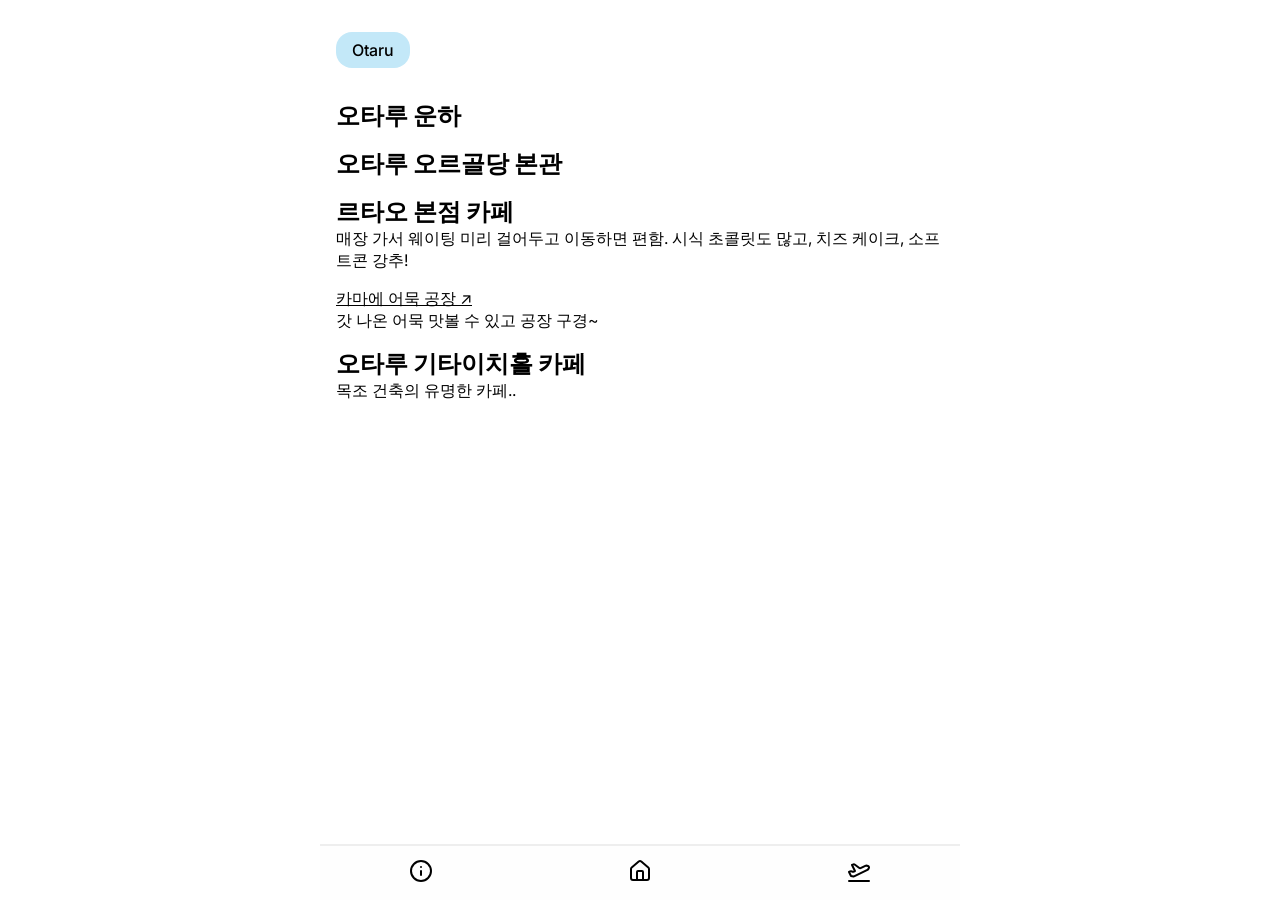
<file: otaru.html>
<!DOCTYPE html>
<html lang="ko">
<head>
  <meta charset="UTF-8">
  <meta name="viewport" content="width=device-width, initial-scale=1.0">
  <title>Sappro :: Otaru</title>
  <link rel="stylesheet" href="./styles/reset.css">
  <link rel="stylesheet" href="./styles/travel.css">
  <link rel="preconnect" href="https://fonts.googleapis.com">
  <link rel="preconnect" href="https://fonts.gstatic.com" crossorigin>
  <link href="https://fonts.googleapis.com/css2?family=Archivo+Narrow:ital,wght@0,400..700;1,400..700&family=Inter:ital,opsz,wght@0,14..32,100..900;1,14..32,100..900&display=swap" rel="stylesheet">
</head>
<body>
  <nav id="nav">
    <a href="./information.html">
      <svg xmlns="http://www.w3.org/2000/svg" width="24" height="24" viewBox="0 0 24 24" fill="none" stroke="currentColor" stroke-width="2" stroke-linecap="round" stroke-linejoin="round" class="lucide lucide-info-icon lucide-info"><circle cx="12" cy="12" r="10"/><path d="M12 16v-4"/><path d="M12 8h.01"/></svg>
    </a>
    <a href="./home.html">
      <svg xmlns="http://www.w3.org/2000/svg" width="24" height="24" viewBox="0 0 24 24" fill="none" stroke="currentColor" stroke-width="2" stroke-linecap="round" stroke-linejoin="round" class="lucide lucide-house-icon lucide-house"><path d="M15 21v-8a1 1 0 0 0-1-1h-4a1 1 0 0 0-1 1v8"/><path d="M3 10a2 2 0 0 1 .709-1.528l7-6a2 2 0 0 1 2.582 0l7 6A2 2 0 0 1 21 10v9a2 2 0 0 1-2 2H5a2 2 0 0 1-2-2z"/></svg>
    </a>
    <a href="./flight.html">
      <svg xmlns="http://www.w3.org/2000/svg" width="24" height="24" viewBox="0 0 24 24" fill="none" stroke="currentColor" stroke-width="2" stroke-linecap="round" stroke-linejoin="round" class="lucide lucide-plane-takeoff-icon lucide-plane-takeoff"><path d="M2 22h20"/><path d="M6.36 17.4 4 17l-2-4 1.1-.55a2 2 0 0 1 1.8 0l.17.1a2 2 0 0 0 1.8 0L8 12 5 6l.9-.45a2 2 0 0 1 2.09.2l4.02 3a2 2 0 0 0 2.1.2l4.19-2.06a2.41 2.41 0 0 1 1.73-.17L21 7a1.4 1.4 0 0 1 .87 1.99l-.38.76c-.23.46-.6.84-1.07 1.08L7.58 17.2a2 2 0 0 1-1.22.18Z"/></svg>
    </a>
  </nav>

  <header>
    <div class="header">
      <p class="info">Otaru</p>
    </div>
  </header>

  <main>
    <ul class="tour_list">
      <li>
        <h2>오타루 운하</h2>
        <p></p>
      </li>
      <li>
        <h2>오타루 오르골당 본관</h2>
      </li>
      <li>
        <h2>르타오 본점 카페</h2>
        <p>매장 가서 웨이팅 미리 걸어두고 이동하면 편함. 시식 초콜릿도 많고, 치즈 케이크, 소프트콘 강추!</p>
      </li>
      <li>
        <h2></h2>
        <p><a href="https://maps.app.goo.gl/aVQVQMeckVqjdJQV9">카마에 어묵 공장 ↗</a><br>갓 나온 어묵 맛볼 수 있고 공장 구경~</p>
      </li>
      <li>
        <h2>오타루 기타이치홀 카페</h2>
        <p>목조 건축의 유명한 카페..</p>
      </li>
    </ul>
  </main>
</script>
</body>
</html>
</file>
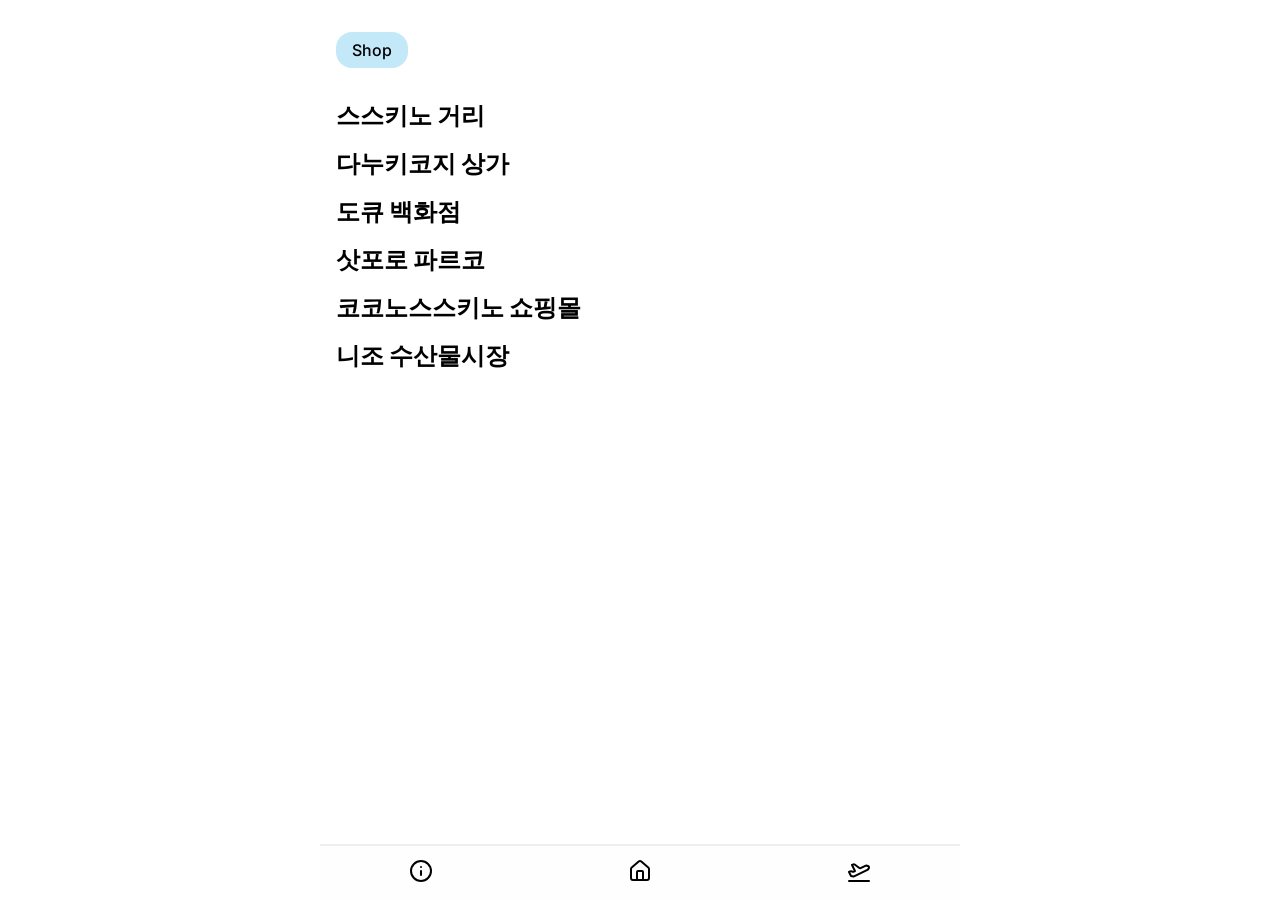
<file: shop.html>
<!DOCTYPE html>
<html lang="ko">
<head>
  <meta charset="UTF-8">
  <meta name="viewport" content="width=device-width, initial-scale=1.0">
  <title>Sappro :: Shop</title>
  <link rel="stylesheet" href="./styles/reset.css">
  <link rel="stylesheet" href="./styles/travel.css">
  <link rel="preconnect" href="https://fonts.googleapis.com">
  <link rel="preconnect" href="https://fonts.gstatic.com" crossorigin>
  <link href="https://fonts.googleapis.com/css2?family=Archivo+Narrow:ital,wght@0,400..700;1,400..700&family=Inter:ital,opsz,wght@0,14..32,100..900;1,14..32,100..900&display=swap" rel="stylesheet">
</head>
<body>
  <nav id="nav">
    <a href="./information.html">
      <svg xmlns="http://www.w3.org/2000/svg" width="24" height="24" viewBox="0 0 24 24" fill="none" stroke="currentColor" stroke-width="2" stroke-linecap="round" stroke-linejoin="round" class="lucide lucide-info-icon lucide-info"><circle cx="12" cy="12" r="10"/><path d="M12 16v-4"/><path d="M12 8h.01"/></svg>
    </a>
    <a href="./home.html">
      <svg xmlns="http://www.w3.org/2000/svg" width="24" height="24" viewBox="0 0 24 24" fill="none" stroke="currentColor" stroke-width="2" stroke-linecap="round" stroke-linejoin="round" class="lucide lucide-house-icon lucide-house"><path d="M15 21v-8a1 1 0 0 0-1-1h-4a1 1 0 0 0-1 1v8"/><path d="M3 10a2 2 0 0 1 .709-1.528l7-6a2 2 0 0 1 2.582 0l7 6A2 2 0 0 1 21 10v9a2 2 0 0 1-2 2H5a2 2 0 0 1-2-2z"/></svg>
    </a>
    <a href="./flight.html">
      <svg xmlns="http://www.w3.org/2000/svg" width="24" height="24" viewBox="0 0 24 24" fill="none" stroke="currentColor" stroke-width="2" stroke-linecap="round" stroke-linejoin="round" class="lucide lucide-plane-takeoff-icon lucide-plane-takeoff"><path d="M2 22h20"/><path d="M6.36 17.4 4 17l-2-4 1.1-.55a2 2 0 0 1 1.8 0l.17.1a2 2 0 0 0 1.8 0L8 12 5 6l.9-.45a2 2 0 0 1 2.09.2l4.02 3a2 2 0 0 0 2.1.2l4.19-2.06a2.41 2.41 0 0 1 1.73-.17L21 7a1.4 1.4 0 0 1 .87 1.99l-.38.76c-.23.46-.6.84-1.07 1.08L7.58 17.2a2 2 0 0 1-1.22.18Z"/></svg>
    </a>
  </nav>

  <header>
    <div class="header">
      <p class="info">Shop</p>
    </div>
  </header>

  <main>
    <ul class="tour_list">
      <li>
        <h2>스스키노 거리</h2>
        <p></p>
      </li>
      <li>
        <h2>다누키코지 상가</h2>
        <p></p>
      </li>
      <li>
        <h2>도큐 백화점</h2>
        <p></p>
      </li>
      <li>
        <h2>삿포로 파르코</h2>
        <p></p>
      </li>
      <li>
        <h2>코코노스스키노 쇼핑몰</h2>
        <p></p>
      </li>
      <li>
        <h2>니조 수산물시장</h2>
        <p></p>
      </li>
    </ul>
  </main>
</body>
</html>
</file>
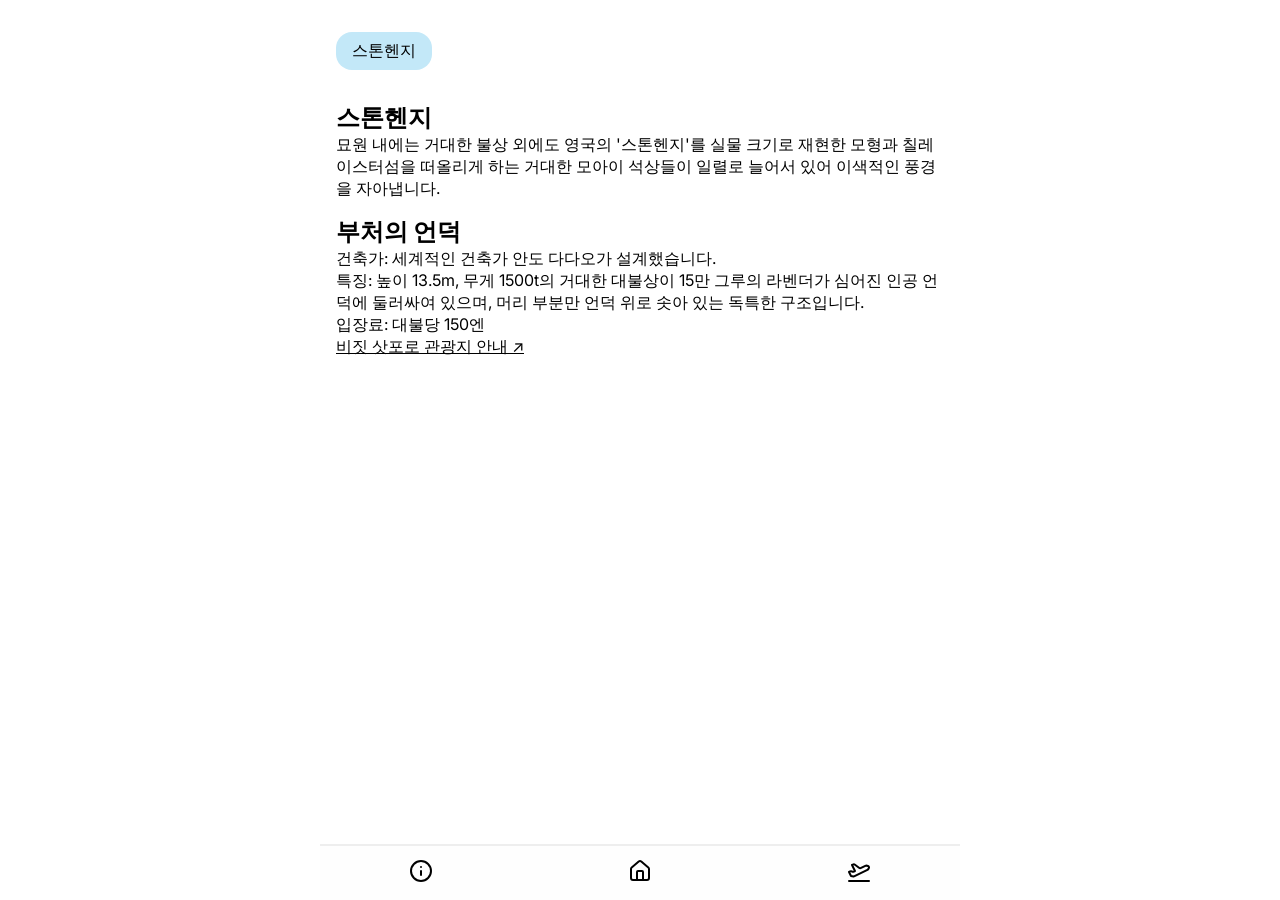
<file: ston.html>
<!DOCTYPE html>
<html lang="ko">
<head>
  <meta charset="UTF-8">
  <meta name="viewport" content="width=device-width, initial-scale=1.0">
  <title>Sappro :: BIAI</title>
  <link rel="stylesheet" href="./styles/reset.css">
  <link rel="stylesheet" href="./styles/travel.css">
  <link rel="preconnect" href="https://fonts.googleapis.com">
  <link rel="preconnect" href="https://fonts.gstatic.com" crossorigin>
  <link href="https://fonts.googleapis.com/css2?family=Archivo+Narrow:ital,wght@0,400..700;1,400..700&family=Inter:ital,opsz,wght@0,14..32,100..900;1,14..32,100..900&display=swap" rel="stylesheet">
</head>
<body>
  <nav id="nav">
    <a href="./information.html">
      <svg xmlns="http://www.w3.org/2000/svg" width="24" height="24" viewBox="0 0 24 24" fill="none" stroke="currentColor" stroke-width="2" stroke-linecap="round" stroke-linejoin="round" class="lucide lucide-info-icon lucide-info"><circle cx="12" cy="12" r="10"/><path d="M12 16v-4"/><path d="M12 8h.01"/></svg>
    </a>
    <a href="./home.html">
      <svg xmlns="http://www.w3.org/2000/svg" width="24" height="24" viewBox="0 0 24 24" fill="none" stroke="currentColor" stroke-width="2" stroke-linecap="round" stroke-linejoin="round" class="lucide lucide-house-icon lucide-house"><path d="M15 21v-8a1 1 0 0 0-1-1h-4a1 1 0 0 0-1 1v8"/><path d="M3 10a2 2 0 0 1 .709-1.528l7-6a2 2 0 0 1 2.582 0l7 6A2 2 0 0 1 21 10v9a2 2 0 0 1-2 2H5a2 2 0 0 1-2-2z"/></svg>
    </a>
    <a href="./flight.html">
      <svg xmlns="http://www.w3.org/2000/svg" width="24" height="24" viewBox="0 0 24 24" fill="none" stroke="currentColor" stroke-width="2" stroke-linecap="round" stroke-linejoin="round" class="lucide lucide-plane-takeoff-icon lucide-plane-takeoff"><path d="M2 22h20"/><path d="M6.36 17.4 4 17l-2-4 1.1-.55a2 2 0 0 1 1.8 0l.17.1a2 2 0 0 0 1.8 0L8 12 5 6l.9-.45a2 2 0 0 1 2.09.2l4.02 3a2 2 0 0 0 2.1.2l4.19-2.06a2.41 2.41 0 0 1 1.73-.17L21 7a1.4 1.4 0 0 1 .87 1.99l-.38.76c-.23.46-.6.84-1.07 1.08L7.58 17.2a2 2 0 0 1-1.22.18Z"/></svg>
    </a>
  </nav>

  <header>
    <div class="header">
      <p class="info">스톤헨지</p>
    </div>
  </header>

  <main>
    <ul class="tour_list">
      <li>
        <h2>스톤헨지</h2>
        <p>묘원 내에는 거대한 불상 외에도 영국의 '스톤헨지'를 실물 크기로 재현한 모형과 칠레 이스터섬을 떠올리게 하는 거대한 모아이 석상들이 일렬로 늘어서 있어 이색적인 풍경을 자아냅니다.</p>
      </li>
      <li>
        <h2>부처의 언덕</h2>
        <p>건축가: 세계적인 건축가 안도 다다오가 설계했습니다.</p>
        <p>특징: 높이 13.5m, 무게 1500t의 거대한 대불상이 15만 그루의 라벤더가 심어진 인공 언덕에 둘러싸여 있으며, 머리 부분만 언덕 위로 솟아 있는 독특한 구조입니다.</p>
        <p>입장료: 대불당 150엔</p>
        <a href="https://visit.sapporo.travel/ko/itineraries/03/">비짓 삿포로 관광지 안내 ↗</a>
      </li>
    </ul>
  </main>
</body>
</html>
</file>
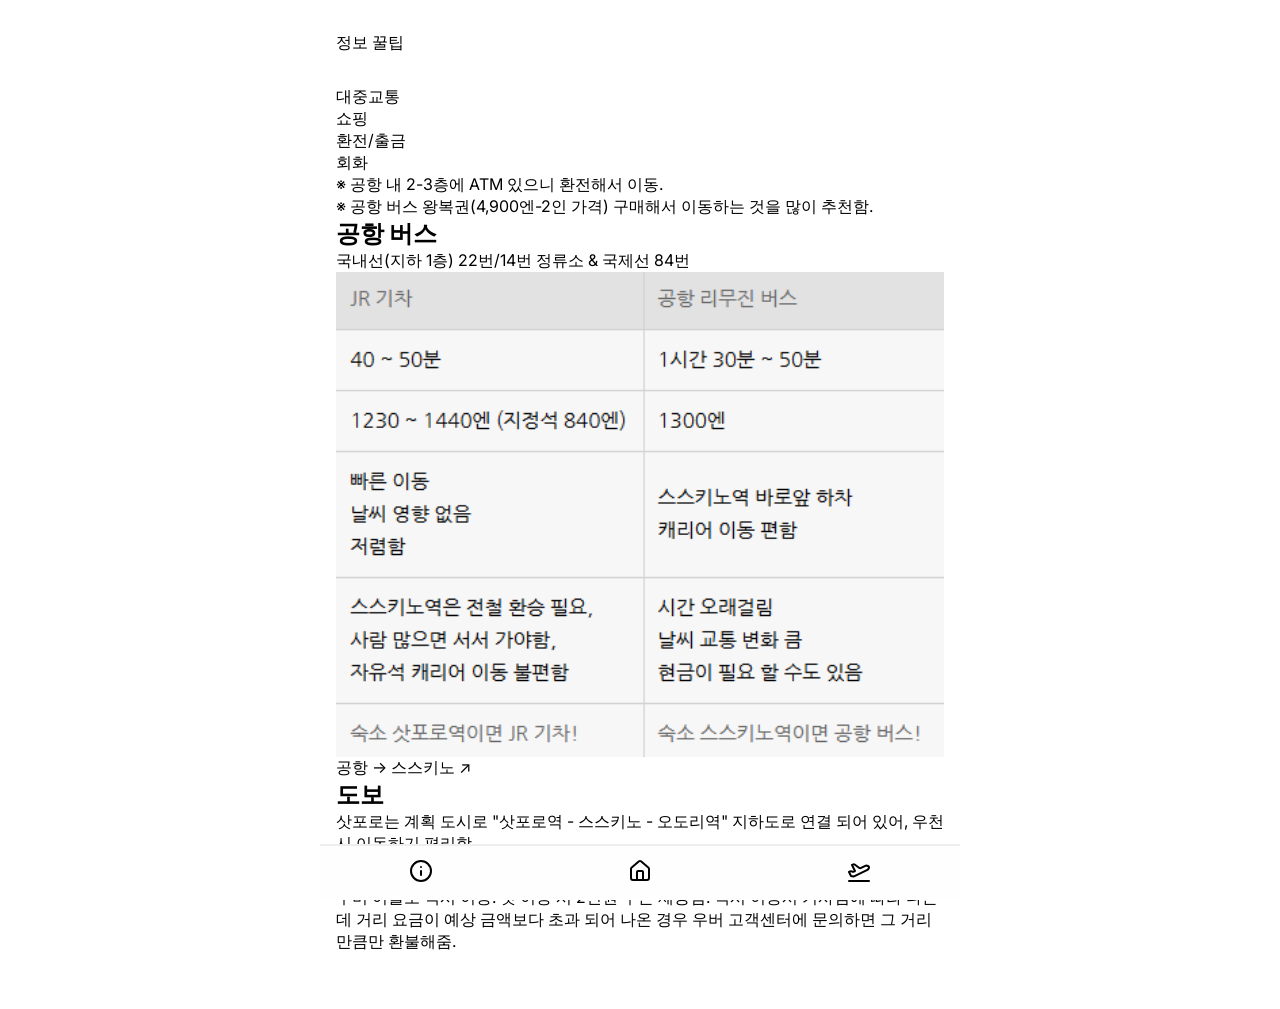
<file: travel.html>
<!DOCTYPE html>
<html lang="ko">
<head>
  <meta charset="UTF-8">
  <meta name="viewport" content="width=device-width, initial-scale=1.0">
  <title>Sappro | Travel</title>
  <link rel="stylesheet" href="./styles/reset.css">
  <link rel="stylesheet" href="./styles/travel.css">
  <link rel="preconnect" href="https://fonts.googleapis.com">
  <link rel="preconnect" href="https://fonts.gstatic.com" crossorigin>
  <link href="https://fonts.googleapis.com/css2?family=Archivo+Narrow:ital,wght@0,400..700;1,400..700&family=Inter:ital,opsz,wght@0,14..32,100..900;1,14..32,100..900&display=swap" rel="stylesheet">
</head>
<body>
  <nav id="nav">
    <a href="./information.html">
      <svg xmlns="http://www.w3.org/2000/svg" width="24" height="24" viewBox="0 0 24 24" fill="none" stroke="currentColor" stroke-width="2" stroke-linecap="round" stroke-linejoin="round" class="lucide lucide-info-icon lucide-info"><circle cx="12" cy="12" r="10"/><path d="M12 16v-4"/><path d="M12 8h.01"/></svg>
    </a>
    <a href="./home.html">
      <svg xmlns="http://www.w3.org/2000/svg" width="24" height="24" viewBox="0 0 24 24" fill="none" stroke="currentColor" stroke-width="2" stroke-linecap="round" stroke-linejoin="round" class="lucide lucide-house-icon lucide-house"><path d="M15 21v-8a1 1 0 0 0-1-1h-4a1 1 0 0 0-1 1v8"/><path d="M3 10a2 2 0 0 1 .709-1.528l7-6a2 2 0 0 1 2.582 0l7 6A2 2 0 0 1 21 10v9a2 2 0 0 1-2 2H5a2 2 0 0 1-2-2z"/></svg>
    </a>
    <a href="./flight.html">
      <svg xmlns="http://www.w3.org/2000/svg" width="24" height="24" viewBox="0 0 24 24" fill="none" stroke="currentColor" stroke-width="2" stroke-linecap="round" stroke-linejoin="round" class="lucide lucide-plane-takeoff-icon lucide-plane-takeoff"><path d="M2 22h20"/><path d="M6.36 17.4 4 17l-2-4 1.1-.55a2 2 0 0 1 1.8 0l.17.1a2 2 0 0 0 1.8 0L8 12 5 6l.9-.45a2 2 0 0 1 2.09.2l4.02 3a2 2 0 0 0 2.1.2l4.19-2.06a2.41 2.41 0 0 1 1.73-.17L21 7a1.4 1.4 0 0 1 .87 1.99l-.38.76c-.23.46-.6.84-1.07 1.08L7.58 17.2a2 2 0 0 1-1.22.18Z"/></svg>
    </a>
  </nav>

  <header>
    <div class="header">
      <a class="weather_info" title="기상청 링크" href="https://tenki.jp/forecast/1/2/">정보 꿀팁</a>
    </div>
  </header>

  <main>
    <ul class="info_list">
      <li class="active">대중교통</li>
      <li>쇼핑</li>
      <li>환전/출금</li>
      <li>회화</li>
    </ul>

    <div class="info_wrap" id="transportation">
      <ul>
        <li>
          <p>※ 공항 내 2-3층에 ATM 있으니 환전해서 이동.</p>
          <p>※ 공항 버스 왕복권(4,900엔-2인 가격) 구매해서 이동하는 것을 많이 추천함.</p>
        </li>
        <li>
          <h2>공항 버스</h2>
          <p>
            국내선(지하 1층) 22번/14번 정류소 & 국제선 84번
            <img src="./images/airport_bus.png" alt="공항버스 정보">
          </p>
          <a href="https://blog.naver.com/uni7741/224062302196">공항 → 스스키노 ↗</a>
        </li>
        <li>
          <h2>도보</h2>
          <p>삿포로는 계획 도시로 "삿포로역 - 스스키노 - 오도리역" 지하도로 연결 되어 있어, 우천 시 이동하기 편리함.</p>
        </li>
        <li>
          <h2>택시</h2>
          <p>우버 어플로 택시 이용. 첫 이용 시 2천원 쿠폰 제공됨. 택시 이용시 기사님에 따라 다른데 거리 요금이 예상 금액보다 초과 되어 나온 경우 우버 고객센터에 문의하면 그 거리만큼만 환불해줌.</p>
        </li>
      </ul>
    </div>

    <div class="info_wrap" id="shopping">
      <ul>
        <li>
          <h2>면세</h2>
          <p><strong>TAX FREE, Japan Tax-Free Shop, 免税</strong> 표시가 있고 5천엔(세전) 이상 구매 시 텍스 리펀 가능.</p>
          <img src="./images/tax-free.jpg" alt="면세 안내">
        </li>
      </ul>
    </div>

    <div class="info_wrap" id="exchange">
      <ul>
        <li>
          <h2>ATM 출금</h2>
          <dl>
            <dd>
              <a target="_blank" href="https://blog.naver.com/dongbaek6157/224150400771">AEON 출금 방법 ↗</a>
            </dd>
            <dd>
              <a target="_blank" href="https://blog.naver.com/knyung0104/224265646723">세븐일레븐(ATM+) 출금 방법 ↗</a>
            </dd>
          </dl>
        </li>
      </ul>
    </div>

    <div class="info_wrap" id="talking">
      <ul>
        <li>
          <h2>회화</h2>
          <dl>
            <dt>~ 아리마스까?</dt>
            <dd>~ 있나요?</dd>

            <dt>히토츠</dt>
            <dd>한 개</dd>

            <dt>후타츠</dt>
            <dd>두 개</dd>

            <dt>후쿠로</dt>
            <dd>봉투</dd>

            <dt>오네가이시마스</dt>
            <dd>부탁드립니다</dd>

            <dt>삿포로에키에 이키마스카?</dt>
            <dd>삿포로역 가나요?</dd>
          </dl>
        </li>
      </ul>
    </div>


  </main>

<script>
  const infoList = document.querySelectorAll('.info_list li');
  const infoWraps = document.querySelectorAll('.info_wrap');

  const showInfo = index => {
    infoList.forEach(i => i.classList.remove('active'));
    infoWraps.forEach(wrap => wrap.style.display = 'none');
    infoList[index].classList.add('active');
    infoWraps[index].style.display = 'block';
  };

  infoList.forEach((item, index) => {
    item.addEventListener('click', () => showInfo(index));
  });

  // 초기 로딩 시 첫 번째 항목(transportation) 표시
  if (infoWraps.length > 0) {
    showInfo(0);
  }
</script>
</body>
</html>
</file>
<file: styles/style.css>
/* main */
.main_visual {
  width: 100%;
}

.main_visual img {
  height: 30rem;
  object-position: 50% 20%;
  object-fit: cover;
}

.title {
  font-size: 3rem;
  font-weight: bold;
  text-align: center;
  text-transform: uppercase;
  margin-top: 2rem;
}

.date {
  font-family: "Archivo Narrow", sans-serif;
  font-size: 1.25rem;
  text-align: center;
  margin-bottom: 2rem;
}

.btn {
  display: block;
  width: max-content;
  font-family: "Archivo Narrow", sans-serif;
  margin: 0 auto;
  padding: 0.5rem 1.5rem;
  font-weight: 500;
  font-size: 1.25rem;
  background-color: #81B30B;
  color: white;
  border: none;
  border-radius: 0.5rem;
  text-transform: uppercase;
  cursor: pointer;
  transition: background-color 0.3s;
}

.btn:hover {
  background-color: #6a9c09;
}
</file>
<file: styles/travel.css>
/* travel */
body {
  position: relative;
  padding: 2rem 1rem 3.5rem;
}

.header {
  display: flex;
  justify-content: space-between;
  align-items: center;
  margin-bottom: 2rem;
}

.info {
  display: inline-block;
  font-size: 1rem;
  padding: 0.5rem 1rem;
  background-color: #C3E8F8;
  font-weight: 500;
  color: #000;
  border-radius: 1rem;
}

.tour_list li {
  font-size: 1rem;
  margin-top: 1rem;
}

.tour_list a {
  padding-top: 0.5rem;
  text-decoration: underline;
}
</file>
<file: styles/flight.css>
/* flight */
body {
  position: relative;
  padding: 3rem 1rem 3.5rem;
}

.main_title {
  font-size: 1.5rem;
  font-weight: bold;
  text-align: center;
  text-transform: uppercase;
  margin-bottom: 2rem;
}

.title_wrap {
  display: flex;
  align-items: center;
  margin-bottom: 1rem;
}

.title {
  font-size: 1.25rem;
  font-weight: 700;
  padding-left: 0.5rem;
}

.ticket {
  width: 100%;
  margin: 0 auto 2rem;
}

.departure_info .ticket_bottom {
  display: flex;
  justify-content: space-between;
  align-items: center;
  background-color: #FBE66E;
  padding: 0.7rem 1rem;
  border-bottom-left-radius: 1rem;
  border-bottom-right-radius: 1rem;
}

.departure_info .ticket_bottom span {
  font-size: 1rem;
  font-weight: 700;
  color: #000;
}

.arrival_info .ticket_bottom {
  display: flex;
  justify-content: space-between;
  align-items: center;
  background-color: #142E83;
  padding: 0.7rem 1rem;
  border-bottom-left-radius: 1rem;
  border-bottom-right-radius: 1rem;
}

.arrival_info .ticket_bottom span {
  font-size: 1rem;
  font-weight: 700;
  color: #fff;
}

.ticket_bottom img {
  width: 100px;
  height: auto;
}
</file>
<file: styles/home.css>
/* home */
body {
  position: relative;
  padding: 2rem 1rem 3.5rem;
}

h2 {
  margin-bottom: 0.5rem;
}

.header {
  display: flex;
  justify-content: space-between;
  align-items: center;
  margin-bottom: 2rem;
}

.weather_info {
  display: inline-block;
  font-size: 1rem;
  padding: 0.5rem 1rem;
  background-color: #C3E8F8;
  font-weight: 500;
  color: #000;
  border-radius: 1rem;
}

.weather_info .temp {
  display: inline-block;
  padding-left: 0.4rem;
}

.right_info {
  display: flex;
  align-items: center;
  gap: 0.5rem;
}

.hotel_link {
  display: flex;
  align-items: center;
  font-weight: 500;
  gap: 0.5rem;
  padding: 0.5rem 0.7rem;
  background-color: #f3f3f3;
  border-radius: 0.5rem;
  transition: background-color 0.3s, color 0.3s;
}

.hotel_link:hover {
  background-color: #333333;
  color: white;
}

.index_link {
  display: flex;
  align-items: center;
  font-weight: 500;
  gap: 0.5rem;
  padding: 0 0.8rem;
  border-radius: 0.5rem;
  background-color: #f3f3f3;
}


.travel {
  display: flex;
  flex-direction: column;
}

.travel .travel_list li {
  display: flex;
  justify-content: center;
  align-items: center;
  width: 100%;
  margin-bottom: 0.5rem;
  border-radius: 0.5rem;
}

.travel .travel_list a {
  width: 100%;
  height: 100%;
  text-align: center;
  font-size: 1.8rem;
  font-family: "Bitcount Single", system-ui;
  font-weight: 700;
  color: #eaff4c;
  padding: 3rem 0;
}

.travel .travel_list .city {
  background: url(../images/city.jpg) center 30%;
}

.travel .travel_list .otaru {
  background: url(../images/otaru.jpg) center 60%;
}

.travel .travel_list .ston {
  background: url(../images/ston.jpg) center 90%;
}

.travel .travel_list .onsen {
  background: url(../images/onsen.jpg) right 80%;
}

.travel .travel_list .shop {
  background: url(../images/shop.jpg) right 70%;
}


.item_list {
  display: grid;
  grid-template-columns: repeat(2, 1fr);
  gap: 0.5rem 1rem;
}

.item_list li {
  text-align: center;
  position: relative;
}

.thumb {
  position: relative;
  display: inline-block;
  overflow: hidden;
  border-radius: 1.5rem;
}

.thumb::after {
  content: '';
  position: absolute;
  left: 10%;
  right: 10%;
  bottom: 22%;
  height: 3rem;
  box-shadow: 0 36px 40px rgba(0, 0, 0, 1);
  filter: blur(12px);
  z-index: 1;
}

.recommend_list {
  padding-top: 2rem;
}

.recommend_list li img {
  aspect-ratio: 1 / 1;
  object-fit: cover;
}

.recommend_list p {
  position: absolute;
  left: 0;
  right: 0;
  bottom: 5%;
  color: #fff;
  font-size: 1rem;
  font-weight: 600;
  z-index: 2;
  margin: auto;
}
</file>
<file: styles/hotel.css>
/* hotel */
body {
  position: relative;
}

.hotel_top img {
  border-bottom-right-radius: 4rem;
}

.hotel_info {
  padding: 2rem 1rem;
}

.hotel_name {
  font-size: 1.2rem;
  font-weight: bold;
  padding-bottom: 0.5rem;
}

.adress {
  display: flex;
  align-items: center;
  gap: 0.5rem;
  font-size: 0.9rem;
  margin-bottom: 2rem;
}

.copy_ico {
  cursor: pointer;
}

dl {
  padding: 1rem;
  background-color: rgb(255, 255, 223);
}

dt:not(:first-child) {
  padding-top : 0.5rem;
}

dt::before {
  content: "✔️";
  display: inline-block;
  margin-right: 1rem;
}

dd::before {
  content: "-";
  display: inline-block;
  margin-right: 0.3rem;
}
</file>
<file: styles/information.css>
/* information */
body {
  position: relative;
  padding: 2rem 1rem 5rem;
}

.header {
  display: flex;
  justify-content: space-between;
  align-items: center;
  margin-bottom: 2rem;
}

.info {
  display: inline-block;
  font-size: 1rem;
  padding: 0.5rem 1rem;
  background-color: #C3E8F8;
  font-weight: 500;
  color: #000;
  border-radius: 1rem;
}

.info_list {
  display: flex;
  gap: 0.5rem;
  font-size: 1rem;
  font-weight: 500;
}

.info_list li {
  color: #606060;
  font-weight: 500;
  padding: 0.2rem 0.7rem;
  background-color: #fff;
  border-radius: 0.5rem;
  border: 2px solid #dadada;
}

.info_list li:hover {
  color: #353535;
  font-weight: 700;
  border: 2px solid #9e9e9e;
}

.info_list li.active {
  color: #353535;
  font-weight: 700;
  border: 2px solid #9e9e9e;
}

.info_wrap {
  padding-top: 1rem;
}

.info_wrap li {
  margin-bottom: 1rem;
}

.info_wrap img {
  padding-top: 0.5rem;
}

.info_wrap a {
  display: block;
  font-weight: 500;
  padding-top: 0.3rem;
  text-decoration: underline;
}


#exchange dl {
  padding-top: 0.5rem;
}

#exchange dd {
  margin: 0;
}
</file>
